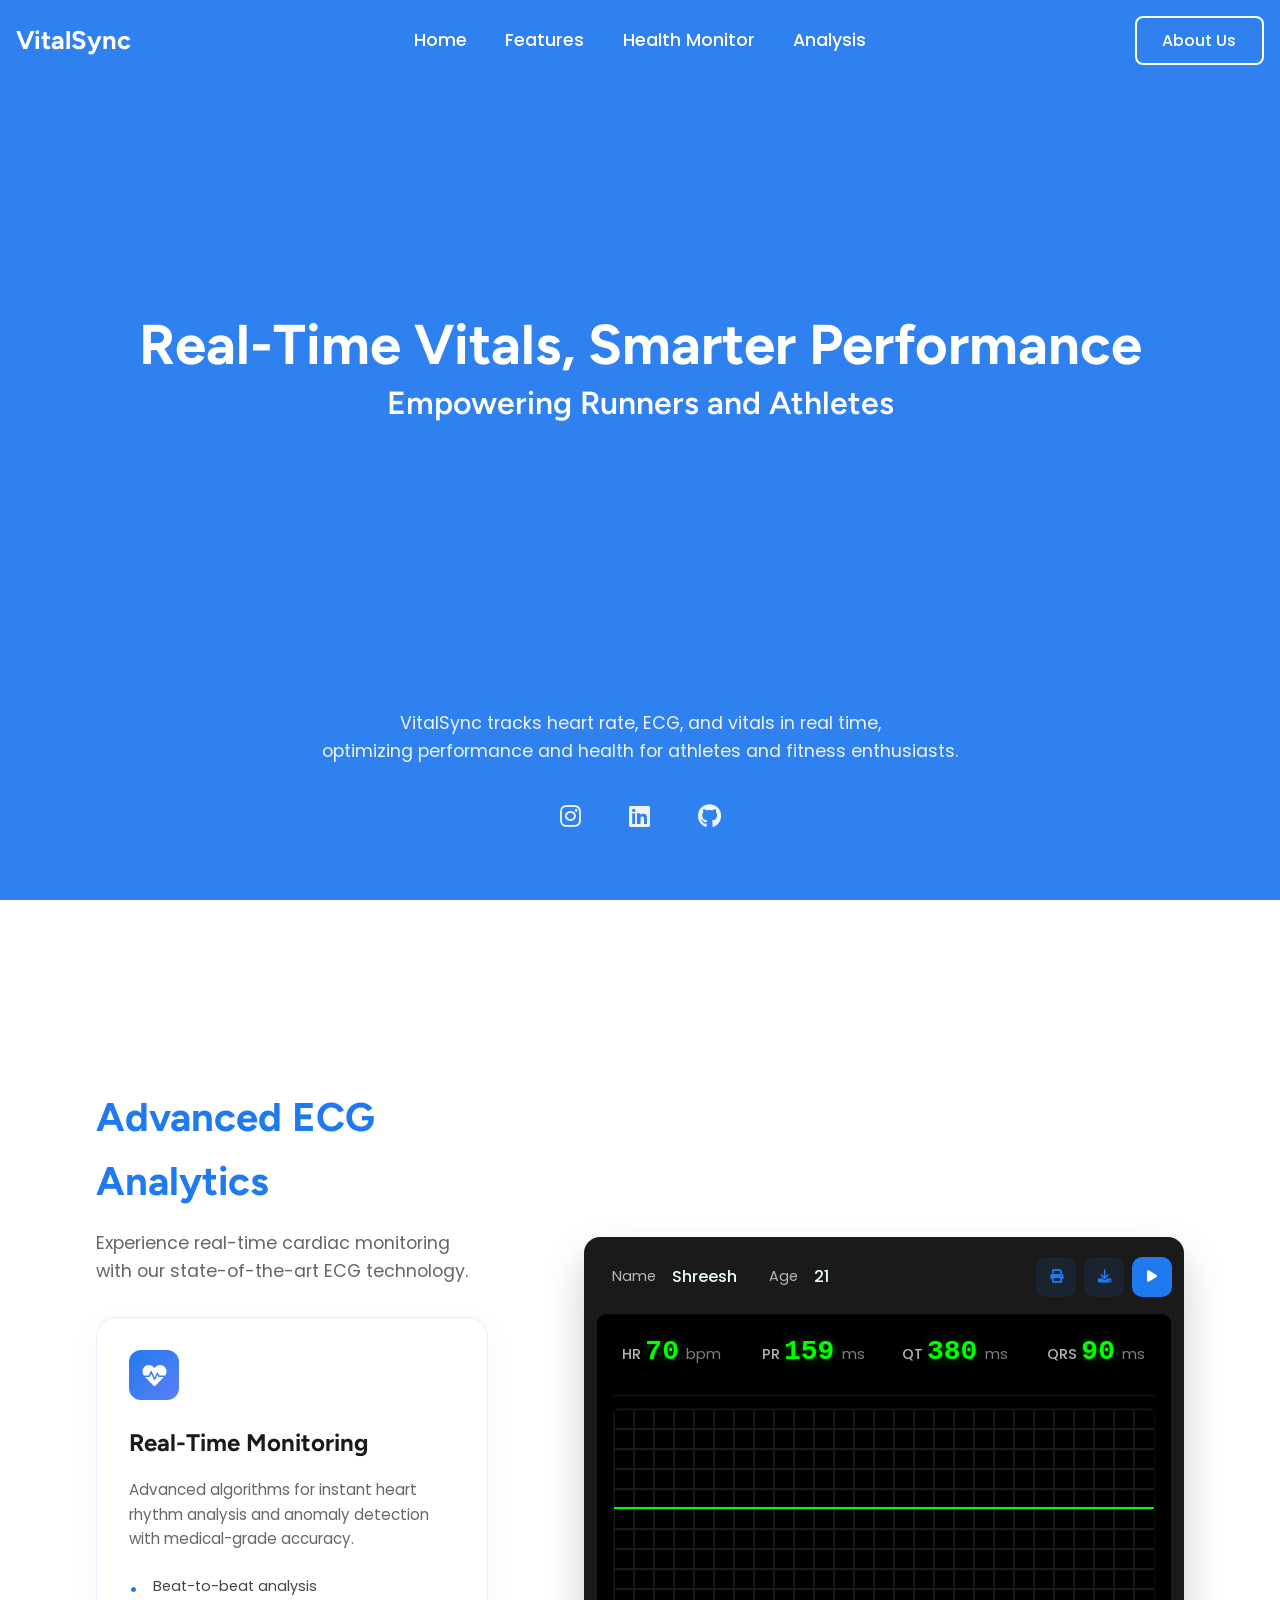
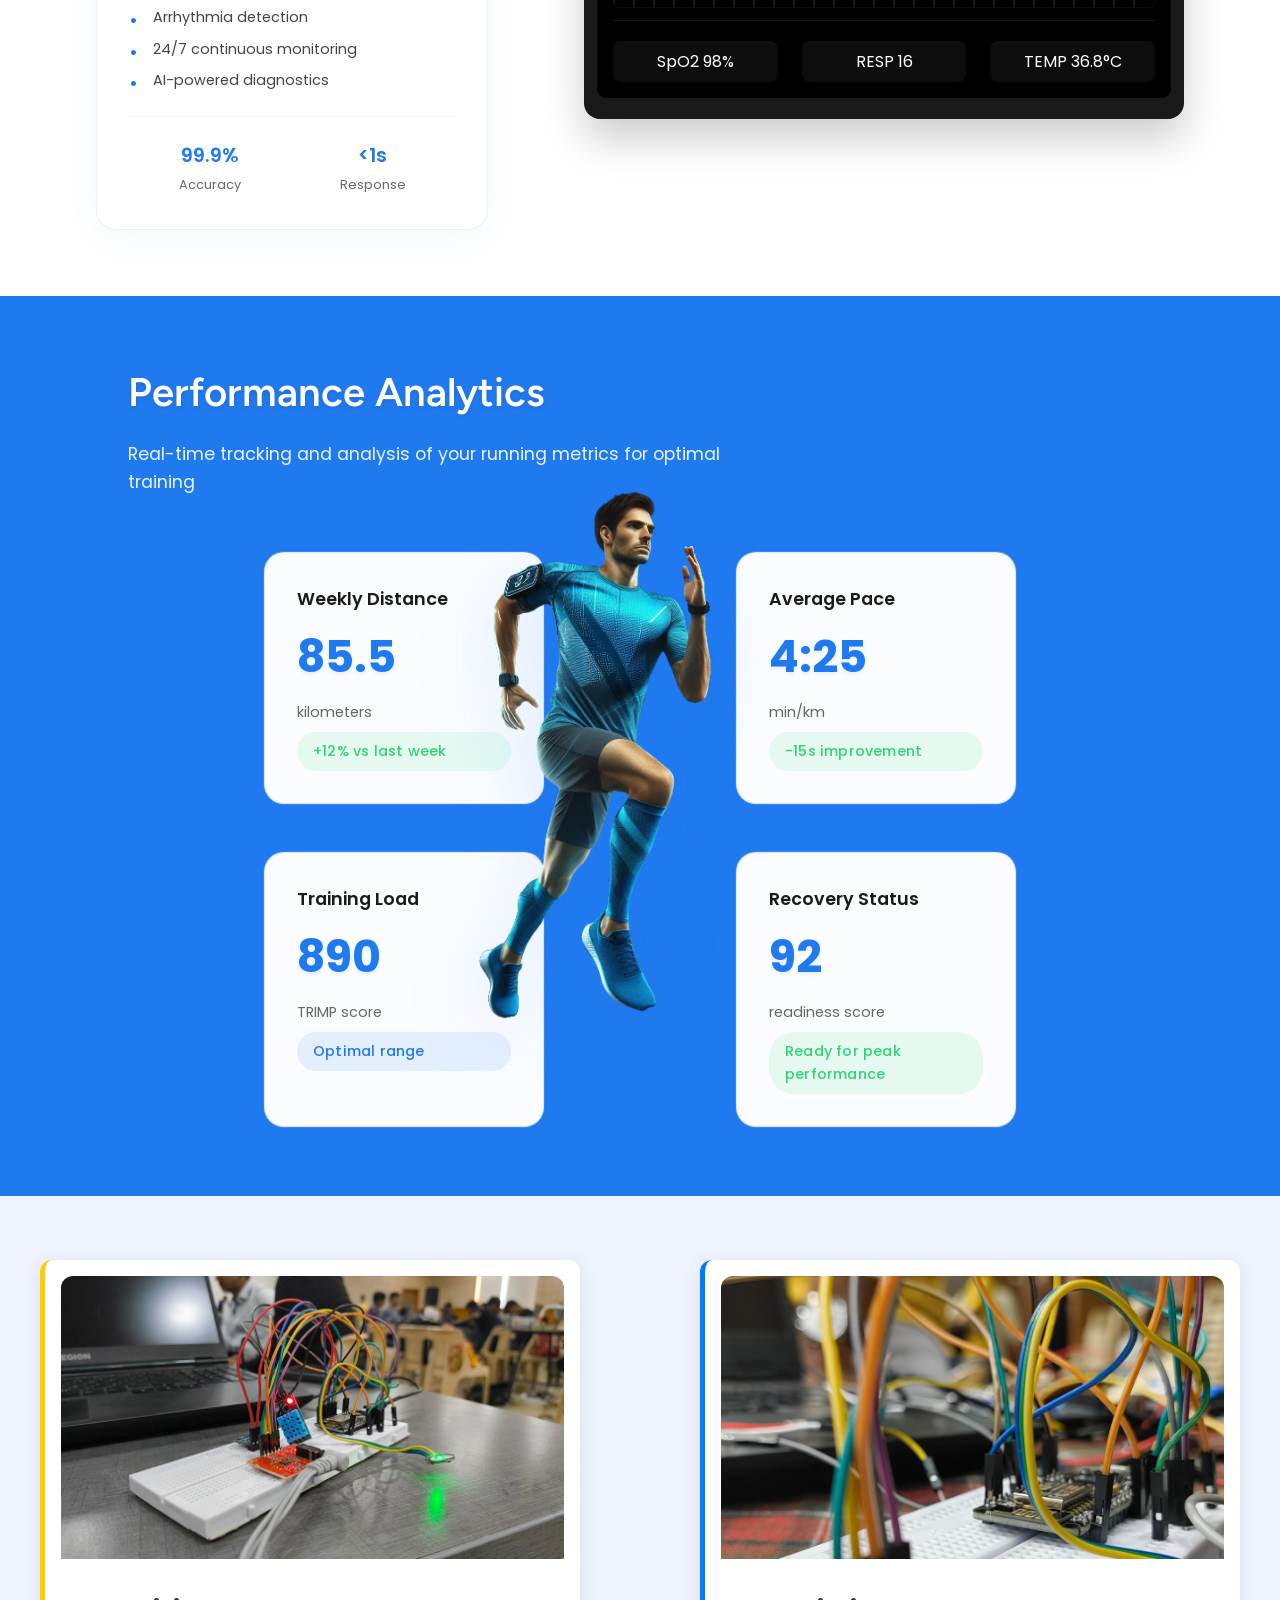
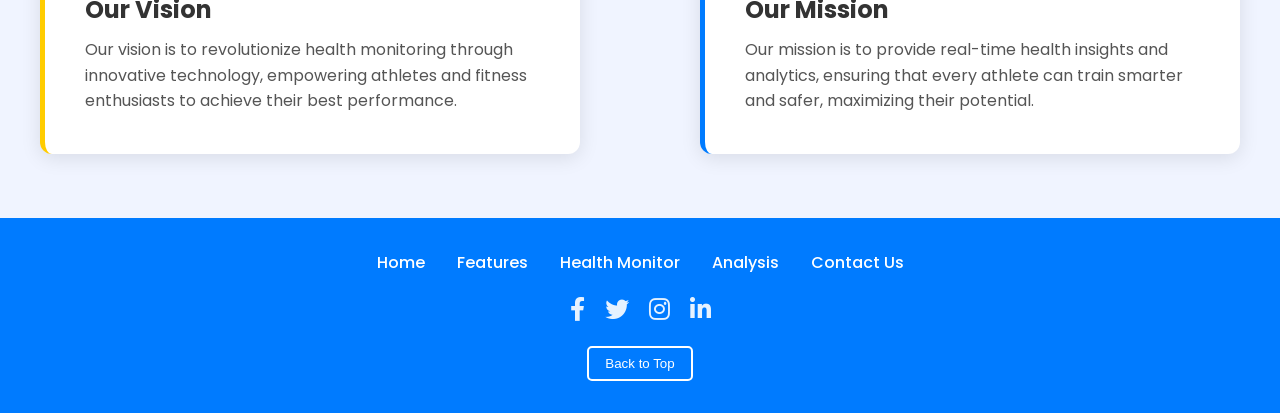
<file: index.html>
<!DOCTYPE html>
<html lang="en">
  <head>
    <meta charset="UTF-8" />
    <meta name="viewport" content="width=device-width, initial-scale=1.0" />
    <title>VitalSync - Health Monitoring</title>
    <link rel="stylesheet" href="styles.css" />
    <link
      rel="stylesheet"
      href="https://cdnjs.cloudflare.com/ajax/libs/font-awesome/6.0.0/css/all.min.css"
    />
  </head>
  <body>
    <div class="background-waves"></div>

    <button class="menu-toggle">
      <i class="fas fa-bars"></i>
    </button>

    <nav class="navbar">
      <div class="logo">VitalSync</div>
      <div class="nav-content">
        <div class="center-nav">
          <a href="#home">Home</a>
          <a href="features.html">Features</a>
          <a href="health-monitor.html" class="active">Health Monitor</a>
          <a href="analysis.html">Analysis</a>
        </div>

        <a href="contact.html" class="about-btn">About Us</a>
      </div>
    </nav>

    <div class="scroll-progress"></div>

    <main class="hero">
      <div class="hero-content">
        <div class="main-text">
          <h1>Real-Time Vitals, Smarter Performance</h1>
          <h2>Empowering Runners and Athletes</h2>
        </div>

        <div class="bottom-content">
          <p>
            VitalSync tracks heart rate, ECG, and vitals in real time,<br />
            optimizing performance and health for athletes and fitness
            enthusiasts.
          </p>
          <div class="social-links">
            <a href="#" class="social-icon"><i class="fab fa-instagram"></i></a>
            <a href="#" class="social-icon"><i class="fab fa-linkedin"></i></a>
            <a href="#" class="social-icon"><i class="fab fa-github"></i></a>
          </div>
        </div>
      </div>
    </main>

    <section class="ecg-section">
      <div class="ecg-content">
        <div class="ecg-info">
          <h2>Advanced ECG Analytics</h2>
          <p class="ecg-intro">
            Experience real-time cardiac monitoring with our state-of-the-art
            ECG technology.
          </p>

          <div class="card">
            <div class="card-icon">
              <i class="fas fa-heartbeat"></i>
            </div>
            <h3>Real-Time Monitoring</h3>
            <p>
              Advanced algorithms for instant heart rhythm analysis and anomaly
              detection with medical-grade accuracy.
            </p>
            <ul class="feature-list">
              <li>Beat-to-beat analysis</li>
              <li>Arrhythmia detection</li>
              <li>24/7 continuous monitoring</li>
              <li>AI-powered diagnostics</li>
            </ul>
            <div class="card-stats">
              <div class="stat">
                <span>99.9%</span>
                <label>Accuracy</label>
              </div>
              <div class="stat">
                <span>&lt;1s</span>
                <label>Response</label>
              </div>
            </div>
          </div>
        </div>

        <div class="ecg-monitor">
          <div class="monitor-header">
            <div class="patient-info">
              <span class="label">Name</span>
              <span class="value">Shreesh</span>
              <span class="label">Age</span>
              <span class="value">21</span>
            </div>
            <div class="monitor-controls">
              <button class="control-btn"><i class="fas fa-print"></i></button>
              <button class="control-btn">
                <i class="fas fa-download"></i>
              </button>
              <button class="control-btn active">
                <i class="fas fa-play"></i>
              </button>
            </div>
          </div>

          <div class="monitor-frame">
            <div class="vital-indicators">
              <div class="indicator">
                <span class="label">HR</span>
                <span class="value">72</span>
                <span class="unit">bpm</span>
              </div>
              <div class="indicator">
                <span class="label">PR</span>
                <span class="value">160</span>
                <span class="unit">ms</span>
              </div>
              <div class="indicator">
                <span class="label">QT</span>
                <span class="value">380</span>
                <span class="unit">ms</span>
              </div>
              <div class="indicator">
                <span class="label">QRS</span>
                <span class="value">90</span>
                <span class="unit">ms</span>
              </div>
            </div>

            <div class="ecg-grid">
              <canvas id="ecgCanvas"></canvas>
            </div>

            <div class="monitor-stats">
              <div class="stat">
                <span class="label">SpO2</span>
                <span class="value">98%</span>
              </div>
              <div class="stat">
                <span class="label">RESP</span>
                <span class="value">16</span>
              </div>
              <div class="stat">
                <span class="label">TEMP</span>
                <span class="value">36.8°C</span>
              </div>
            </div>
          </div>
        </div>
      </div>
    </section>

    <!-- Athlete Performance Section -->
    <section class="athlete-section">
      <div class="athlete-header">
        <h2>Performance Analytics</h2>
        <p>
          Real-time tracking and analysis of your running metrics for optimal
          training
        </p>
      </div>

      

      <div class="athlete-content">
        <div class="parameter-box distance-box">
          <div class="parameter-title">Weekly Distance</div>
          <div class="parameter-value">85.5</div>
          <div class="parameter-unit">kilometers</div>
          <div class="parameter-trend trend-positive">
            <span>+12% vs last week</span>
          </div>
        </div>

        <div class="parameter-box pace-box">
          <div class="parameter-title">Average Pace</div>
          <div class="parameter-value">4:25</div>
          <div class="parameter-unit">min/km</div>
          <div class="parameter-trend trend-positive">
            <span>-15s improvement</span>
          </div>
        </div>

        <div class="parameter-box load-box">
          <div class="parameter-title">Training Load</div>
          <div class="parameter-value">890</div>
          <div class="parameter-unit">TRIMP score</div>
          <div class="parameter-trend trend-neutral">
            <span>Optimal range</span>
          </div>
        </div>

        <div class="parameter-box recovery-box">
          <div class="parameter-title">Recovery Status</div>
          <div class="parameter-value">92</div>
          <div class="parameter-unit">readiness score</div>
          <div class="parameter-trend trend-positive">
            <span>Ready for peak performance</span>
          </div>
        </div>
      </div>

      <div class="athlete-image">
        <img src="asset/athelete.png" alt="Elite Runner in Motion" />
      </div>
    </section>

    <section class="about-project">
        <div class="about-content">
            <div class="about-item vision">
                <div class="about-image">
                    <img src="asset/board.jpg" alt="Vision Image" />
                </div>
                <div class="about-text">
                    <h2>Our Vision</h2>
                    <p>
                        Our vision is to revolutionize health monitoring through innovative technology, empowering athletes and fitness enthusiasts to achieve their best performance.
                    </p>
                </div>
            </div>
            <div class="about-item mission">
                <div class="about-image">
                    <img src="asset/board2.jpg" alt="Mission Image" />
                </div>
                <div class="about-text">
                    <h2>Our Mission</h2>
                    <p>
                        Our mission is to provide real-time health insights and analytics, ensuring that every athlete can train smarter and safer, maximizing their potential.
                    </p>
                </div>
            </div>
        </div>
    </section>

    <footer class="footer">
        <div class="footer-container">
            <div class="footer-links">
                <a href="index.html">Home</a>
                <a href="features.html">Features</a>
                <a href="health-monitor.html">Health Monitor</a>
                <a href="analysis.html">Analysis</a>
                <a href="contact.html">Contact Us</a>
            </div>
            <div class="social-media">
                <a href="#" class="social-icon"><i class="fab fa-facebook-f"></i></a>
                <a href="#" class="social-icon"><i class="fab fa-twitter"></i></a>
                <a href="#" class="social-icon"><i class="fab fa-instagram"></i></a>
                <a href="#" class="social-icon"><i class="fab fa-linkedin-in"></i></a>
            </div>
            <button class="back-to-top" onclick="scrollToTop()">Back to Top</button>
        </div>
    </footer>

    <script src="script.js"></script>
  </body>
</html>
</file>
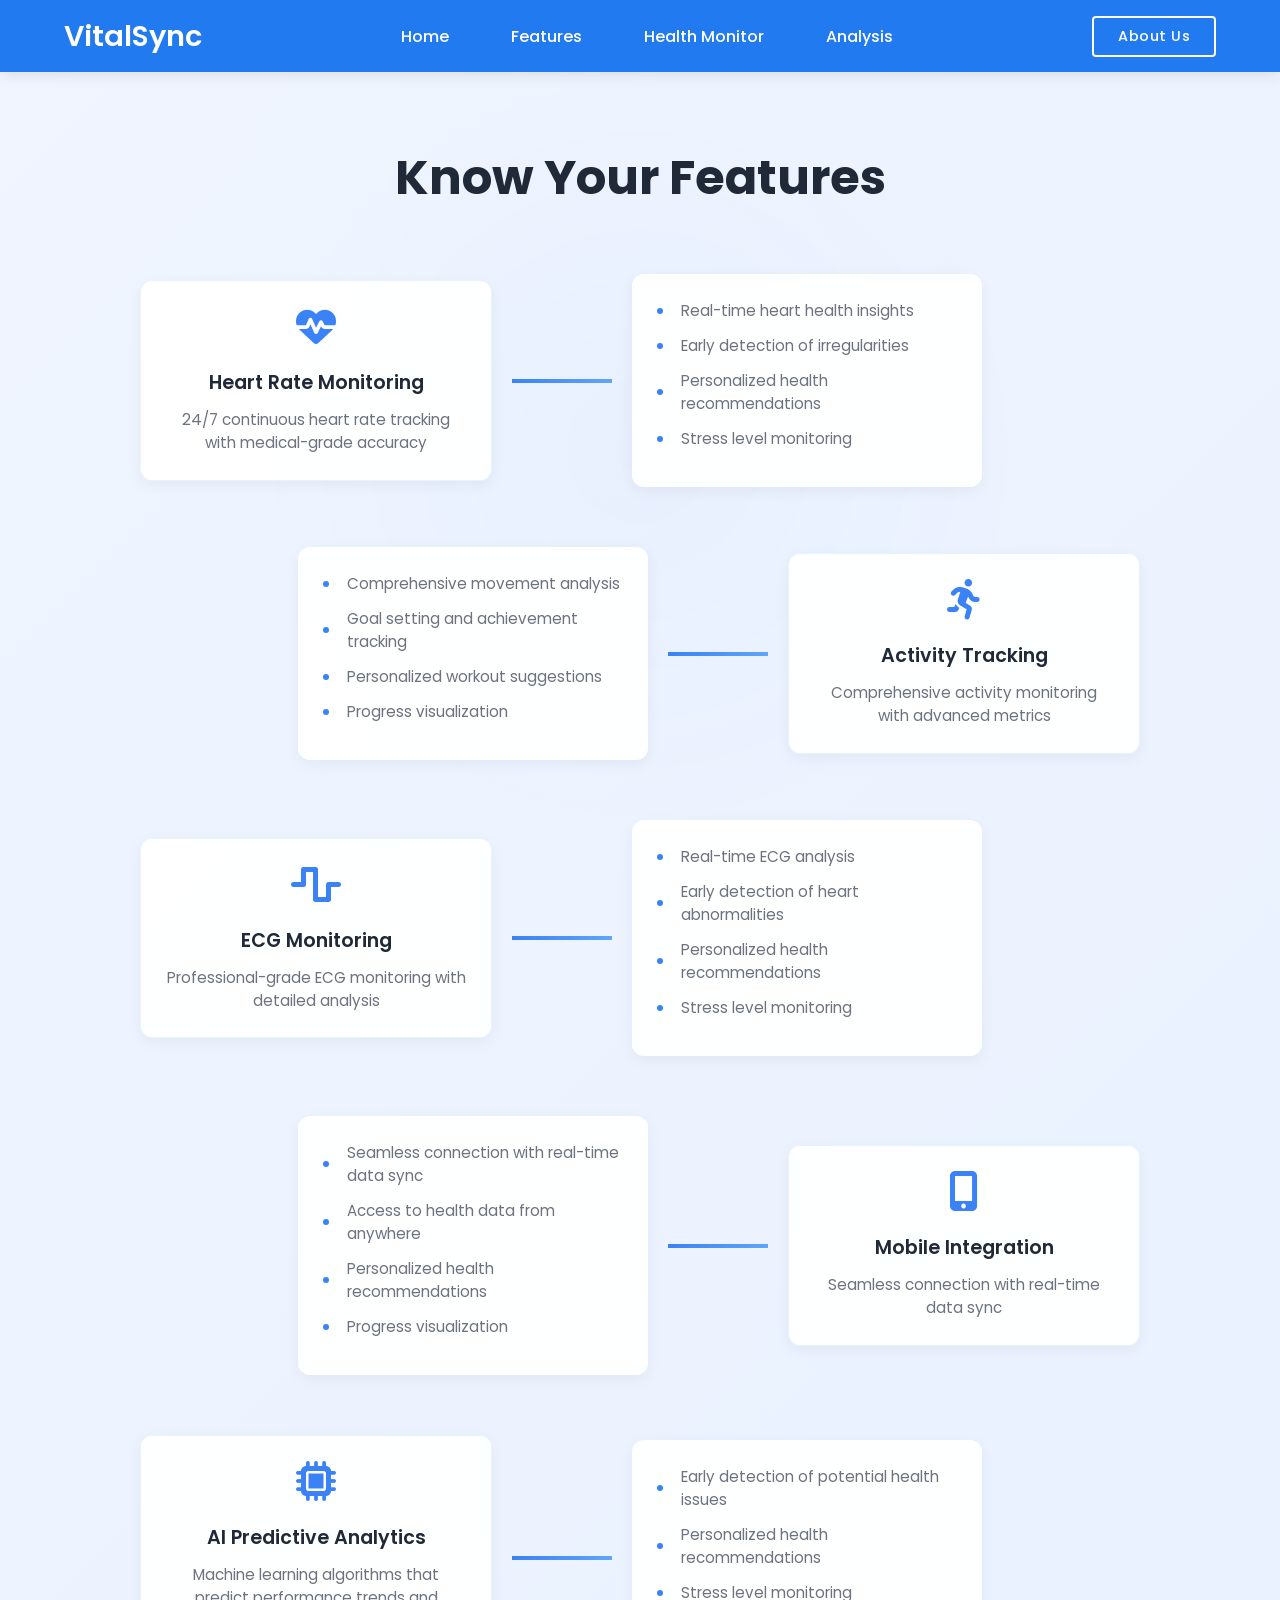
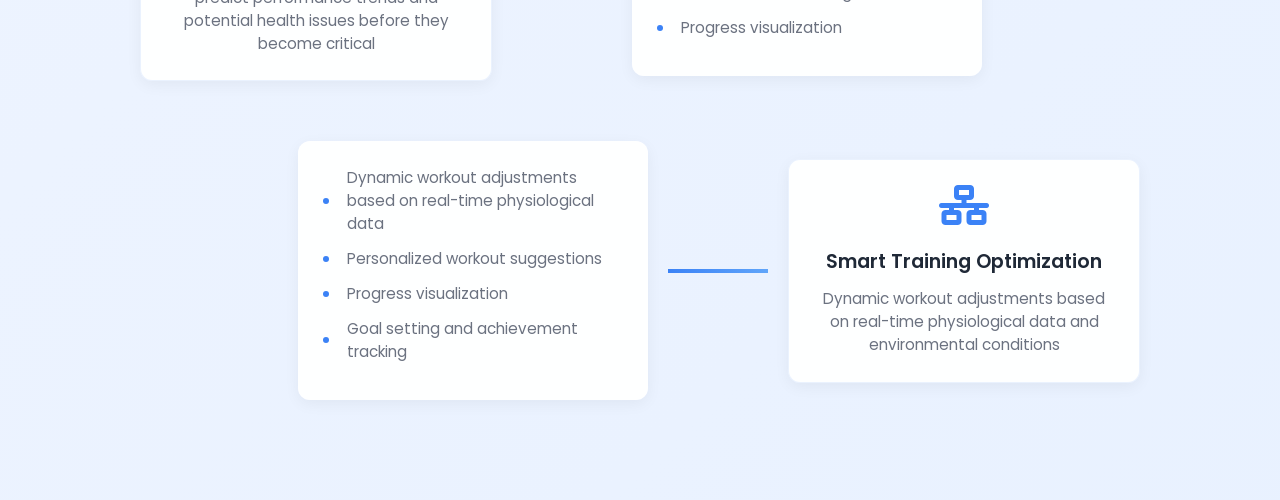
<file: features.html>
<!DOCTYPE html>
<html lang="en">
<head>
    <meta charset="UTF-8">
    <meta name="viewport" content="width=device-width, initial-scale=1.0">
    <title>Features - VitalSync</title>
    <link href="https://fonts.googleapis.com/css2?family=Poppins:wght@400;500;600&display=swap" rel="stylesheet">
    <link rel="stylesheet" href="https://cdnjs.cloudflare.com/ajax/libs/font-awesome/6.5.1/css/all.min.css">
    <link rel="stylesheet" href="features.css">
</head>
<body>
    
    <!-- Navigation -->
    <nav class="navbar">
        <a href="/index.html" class="logo">VitalSync</a>
        <div class="nav-links">
            <a href="index.html">Home</a>
            <a href="features.html">Features</a>
            <a href="health-monitor.html">Health Monitor</a>
            <a href="analysis.html">Analysis</a>
        </div>
        <a href="contact.html" class="about-us-btn">About Us</a>
    </nav>

    <!-- Features Dashboard -->
    <div class="features-flow">
        <h1 class="main-title">Know Your Features</h1>

        <!-- Heart Rate Section -->
        <div class="feature-section right-flow">
            <div class="feature-card">
                <div class="feature-icon">
                    <i class="fas fa-heartbeat"></i>
                </div>
                <h3>Heart Rate Monitoring</h3>
                <p>24/7 continuous heart rate tracking with medical-grade accuracy</p>
            </div>
            <div class="connector">
                <div class="arrow"></div>
            </div>
            <div class="feature-details">
                <ul>
                    <li>Real-time heart health insights</li>
                    <li>Early detection of irregularities</li>
                    <li>Personalized health recommendations</li>
                    <li>Stress level monitoring</li>
                </ul>
            </div>
        </div>

        <!-- Activity Tracking Section -->
        <div class="feature-section left-flow">
            <div class="feature-details">
                <ul>
                    <li>Comprehensive movement analysis</li>
                    <li>Goal setting and achievement tracking</li>
                    <li>Personalized workout suggestions</li>
                    <li>Progress visualization</li>
                </ul>
            </div>
            <div class="connector">
                <div class="arrow"></div>
            </div>
            <div class="feature-card">
                <div class="feature-icon">
                    <i class="fas fa-running"></i>
                </div>
                <h3>Activity Tracking</h3>
                <p>Comprehensive activity monitoring with advanced metrics</p>
            </div>
        </div>

        <!-- ECG Monitoring -->
        <div class="feature-section right-flow">
            <div class="feature-card">
                <div class="feature-icon">
                    <i class="fas fa-wave-square"></i>
                </div>
                <h3>ECG Monitoring</h3>
                <p>Professional-grade ECG monitoring with detailed analysis</p>
            </div>
            <div class="connector">
                <div class="arrow"></div>
            </div>
            <div class="feature-details">
                <ul>
                    <li>Real-time ECG analysis</li>
                    <li>Early detection of heart abnormalities</li>
                    <li>Personalized health recommendations</li>
                    <li>Stress level monitoring</li>
                </ul>
            </div>
        </div>

        <!-- Mobile Integration -->
        <div class="feature-section left-flow">
            <div class="feature-details">
                <ul>
                    <li>Seamless connection with real-time data sync</li>
                    <li>Access to health data from anywhere</li>
                    <li>Personalized health recommendations</li>
                    <li>Progress visualization</li>
                </ul>
            </div>
            <div class="connector">
                <div class="arrow"></div>
            </div>
            <div class="feature-card">
                <div class="feature-icon">
                    <i class="fas fa-mobile-alt"></i>
                </div>
                <h3>Mobile Integration</h3>
                <p>Seamless connection with real-time data sync</p>
            </div>
        </div>

        <!-- AI Predictive -->
        <div class="feature-section right-flow">
            <div class="feature-card">
                <div class="feature-icon">
                    <i class="fas fa-microchip"></i>
                </div>
                <h3>AI Predictive Analytics</h3>
                <p>Machine learning algorithms that predict performance trends and potential health issues before they become critical</p>
            </div>
            <div class="connector">
                <div class="arrow"></div>
            </div>
            <div class="feature-details">
                <ul>
                    <li>Early detection of potential health issues</li>
                    <li>Personalized health recommendations</li>
                    <li>Stress level monitoring</li>
                    <li>Progress visualization</li>
                </ul>
            </div>
        </div>

        <!-- Smart Training -->
        <div class="feature-section left-flow">
            <div class="feature-details">
                <ul>
                    <li>Dynamic workout adjustments based on real-time physiological data</li>
                    <li>Personalized workout suggestions</li>
                    <li>Progress visualization</li>
                    <li>Goal setting and achievement tracking</li>
                </ul>
            </div>
            <div class="connector">
                <div class="arrow"></div>
            </div>
            <div class="feature-card">
                <div class="feature-icon">
                    <i class="fas fa-network-wired"></i>
                </div>
                <h3>Smart Training Optimization</h3>
                <p>Dynamic workout adjustments based on real-time physiological data and environmental conditions</p>
            </div>
        </div>
    </div>

    <script src="features.js"></script>
</body>
</html>
</file>
<file: styles.css>
/* Import fonts */
@import url("https://fonts.googleapis.com/css2?family=Poppins:wght@400;500;600&display=swap");
@import url("https://fonts.googleapis.com/css2?family=Figtree:wght@400;600;700&display=swap");

/* Reset and base styles */
* {
  margin: 0;
  padding: 0;
  box-sizing: border-box;
}

body {
  color: white;
  font-family: "Poppins", sans-serif;
  overflow-x: hidden;
  line-height: 1.6;
}

/* Hide scrollbar for Chrome, Safari and Opera */
::-webkit-scrollbar {
  display: none;
}

/* Hide scrollbar for IE, Edge and Firefox */
html {
  -ms-overflow-style: none; /* IE and Edge */
  scrollbar-width: none; /* Firefox */
  scroll-behavior: smooth;
}

.navbar {
  position: fixed;
  width: 100%;
  padding: 1rem 4rem;
  display: flex;
  justify-content: space-between;
  align-items: center;
  z-index: 1000;
  transition: all 0.5s cubic-bezier(0.4, 0, 0.2, 1);
  background: transparent;
  font-family: "Poppins", sans-serif;
}

.logo {
  font-size: 1.6rem;
  font-weight: 600;
  font-family: "Figtree", sans-serif;
  font-weight: bold;
  color: white;
}

.center-nav {
  position: absolute;
  left: 50%;
  transform: translateX(-50%);
  display: flex;
  gap: 2.4rem;
}

.center-nav a {
  color: white;
  text-decoration: none;
  font-size: 1.1rem;
  transition: opacity 0.3s ease;
  font-family: "Poppins", sans-serif;
  font-weight: 500;
}

.about-btn {
  font-size: medium;
  background: transparent;
  color: white;
  border: 2px solid white;
  padding: 0.6rem 1.6rem;
  border-radius: 8px;
  cursor: pointer;
  transition: all 0.3s ease;
  font-family: "Poppins", sans-serif;
  font-weight: 500;
  text-decoration: none;
  display: inline-block;
}

.about-btn:hover {
  background: rgba(255, 255, 255, 0.1);
  scale: 1.05;
  transition: all 0.3s ease;
}

.background-transition {
  display: none;
}

/* Landing page styles */
.hero {
  position: relative;
  z-index: 1;
  background: transparent;
  min-height: 100vh;
  overflow: hidden;
  padding: 6rem 2rem 2rem;
}

.hero-content {
  position: relative;
  z-index: 2;
  backdrop-filter: blur(0px);
  max-width: 1200px;
  margin: 0 auto;
  min-height: 100vh;
  padding: 6rem 2rem 2rem;
  display: flex;
  flex-direction: column;
}

.main-text {
  flex: 1;
  display: flex;
  flex-direction: column;
  justify-content: center;
  align-items: center;
  text-align: center;
  margin-top: -22rem; /* Move main text up slightly */
}

.main-text h1 {
  font-size: 3.5rem;
  font-weight: 700;

  line-height: 1.2;
  color: white;
  font-family: "Figtree", sans-serif;
}

.main-text h2 {
  font-size: 2rem;
  font-weight: 600;
  color: rgba(255, 255, 255, 0.9);
  font-family: "Figtree", sans-serif;
}

.bottom-content {
  width: 100%;
  text-align: center;
  position: absolute;
  bottom: 6rem; /* Increased bottom spacing */
  left: 0;
  padding: 0 2rem;
}

.bottom-content p {
  font-size: 1.1rem;
  margin-bottom: 2rem;
  color: rgba(255, 255, 255, 0.9);
  line-height: 1.6;
  max-width: 800px;
  margin-left: auto;
  margin-right: auto;
}

.social-links {
  display: flex;
  gap: 2rem;
  justify-content: center;
  margin-bottom: 2rem;
}

.social-icon {
  color: white;
  font-size: 2rem;
  opacity: 0.9;
  transition: none;
}

/* Responsive styles */
@media screen and (max-width: 768px) {
  .navbar {
    padding: 1rem 2rem; /* Increased horizontal padding */
    flex-direction: row; /* Changed to row from column */
    gap: 0;
    height: 70px; /* Fixed height */
    background: #207aef; /* Solid background */
  }

  .center-nav {
    position: static; /* Remove absolute positioning */
    transform: none;
    flex-direction: row; /* Changed to row from column */
    gap: 1.5rem;
  }

  .main-text {
    margin-top: -12rem; /* Adjusted to match desktop positioning */
  }

  .main-text h1 {
    font-size: 2.5rem;
  }

  .main-text h2 {
    font-size: 1.75rem;
  }

  /* Remove animations and transitions */
  .transitions-enabled * {
    transition: none;
  }

  .background-transition,
  .glow-effects {
    display: none;
  }
}

@media screen and (max-height: 700px) {
  .bottom-content {
    bottom: 2rem;
  }

  .main-text {
    margin-top: -2rem;
  }
}

@media screen and (max-width: 480px) {
  .navbar {
    padding: 1rem;
  }

  .main-text {
    margin-top: -22rem; /* Further adjusted for smaller screens */
  }

  .main-text h1 {
    font-size: 2rem;
  }

  .main-text h2 {
    font-size: 1.5rem;
  }

  .bottom-content {
    bottom: 6rem;
    padding: 0 1rem;
  }

  .social-links {
    gap: 1.5rem;
  }
}

/* Smooth scroll behavior */
html {
  scroll-behavior: smooth;
}

/* Remove background transition and animations */
.background-transition {
  display: none;
}

.glow-effects {
  display: none;
}

/* Section transitions */
section {
  padding: 4rem 2rem;
  background: white;
}

section:nth-child(odd) {
  background: #207aef;
}

@media screen and (max-width: 768px) {
  section {
    padding: 3rem 1.5rem;
  }
}

/* ECG Section Styling */
.ecg-section {
  background: white;
  padding: 4rem 2rem 0rem 6rem;
  min-height: 100vh;
  display: flex;
  align-items: center;
  position: relative;
  z-index: 10;
}

.ecg-content {
  max-width: 1400px;
  margin: 0 auto;
  display: grid;
  grid-template-columns: 0.8fr 1.2fr;
  gap: 2rem;
  align-items: start;
  width: 100%;
}

/* Updated Info Section */
.ecg-info h2 {
  color: #207aef;
  font-family: "Figtree", sans-serif;
  font-size: 2.5rem;
  margin-bottom: 1rem;
}

.ecg-intro {
  color: #666;
  font-family: "Poppins", sans-serif;
  font-size: 1.1rem;
  line-height: 1.6;
  margin-bottom: 2rem;
}

/* Single Card Styling */
.card {
  background: rgba(255, 255, 255, 1);
  border-radius: 20px;
  padding: 2rem;
  transition: all 0.3s ease;
  border: 1px solid rgba(32, 122, 239, 0.1);
  box-shadow: 0 10px 30px rgba(32, 122, 239, 0.05);
  margin-bottom: 0;
  height: auto;
}

.card:hover {
  transform: translateY(-5px);
  box-shadow: 0 20px 40px rgba(32, 122, 239, 0.1);
}

.card-icon {
  width: 50px;
  height: 50px;
  background: linear-gradient(135deg, #207aef, #5c7ff7);
  border-radius: 12px;
  display: flex;
  align-items: center;
  justify-content: center;
  margin-bottom: 1.5rem;
}

.card-icon i {
  color: white;
  font-size: 1.5rem;
}

.card h3 {
  color: #1a1a1a;
  font-family: "Figtree", sans-serif;
  font-size: 1.5rem;
  margin-bottom: 1rem;
}

.card p {
  color: #666;
  font-family: "Poppins", sans-serif;
  font-size: 0.95rem;
  line-height: 1.6;
  margin-bottom: 1.5rem;
}

.feature-list {
  list-style: none;
  margin-bottom: 1.5rem;
}

.feature-list li {
  color: #444;
  font-family: "Poppins", sans-serif;
  font-size: 0.9rem;
  margin-bottom: 0.5rem;
  padding-left: 1.5rem;
  position: relative;
}

.feature-list li::before {
  content: "•";
  color: #207aef;
  position: absolute;
  left: 0;
  font-size: 1.2rem;
}

.card-stats {
  display: flex;
  justify-content: space-around;
  padding-top: 1.5rem;
  border-top: 1px solid rgba(32, 122, 239, 0.1);
}

.card-stats .stat {
  text-align: center;
}

.card-stats .stat span {
  color: #207aef;
  font-size: 1.2rem;
  font-weight: 600;
  display: block;
}

.card-stats .stat label {
  color: #666;
  font-size: 0.8rem;
  margin-top: 0.2rem;
}

/* ECG Monitor Container */
.ecg-monitor {
  background: #1a1a1a;
  border-radius: 16px;
  padding: 1.25rem;
  box-shadow: 0 20px 40px rgba(0, 0, 0, 0.2);
  width: 100%;
  max-width: 600px;
  margin: 9.5rem auto;
}

/* Monitor Frame */
.monitor-frame {
  background: #000000;
  border-radius: 10px;
  padding: 1rem;
  border: 1px solid rgba(255, 255, 255, 0.1);
}

/* ECG Grid Container */
.ecg-grid {
  background: rgba(0, 0, 0, 0.8);
  border-radius: 6px;
  height: 200px;
  position: relative;
  overflow: hidden;
  margin: 0.75rem 0;
  border: 1px solid rgba(255, 255, 255, 0.05);
}

/* Canvas Styling */
#ecgCanvas {
  position: absolute;
  top: 0;
  left: 0;
  width: 100%;
  height: 100%;
  display: block;
}

/* Vital Indicators */
.vital-indicators {
  display: flex;
  justify-content: space-between;
  padding-bottom: 1.25rem;
  border-bottom: 1px solid rgba(255, 255, 255, 0.1);
  gap: 1.5rem;
}

.indicator {
  text-align: center;
  flex: 1;
}

.indicator .label {
  color: rgba(255, 255, 255, 0.7);
  font-size: 0.9rem;
  font-weight: 500;
  margin-bottom: 0.3rem;
}

.indicator .value {
  color: #00ff00;
  font-size: 1.75rem;
  font-weight: 600;
  font-family: "SF Mono", monospace;
  text-shadow: 0 0 10px rgba(0, 255, 0, 0.3);
}

.indicator .unit {
  color: rgba(255, 255, 255, 0.5);
  font-size: 0.9rem;
  margin-left: 0.2rem;
}

/* Monitor Stats */
.monitor-stats {
  display: flex;
  justify-content: space-around;
  padding-top: 1.25rem;
  border-top: 1px solid rgba(255, 255, 255, 0.1);
  gap: 1.5rem;
}

.monitor-stats .stat {
  text-align: center;
  flex: 1;
  padding: 0.5rem;
  background: rgba(255, 255, 255, 0.05);
  border-radius: 8px;
}

/* ECG Monitor Styling */
.monitor-header {
  display: flex;
  justify-content: space-between;
  align-items: center;
  margin-bottom: 1rem;
}

.patient-info {
  display: flex;
  gap: 1rem;
  align-items: center;
}

.patient-info .label {
  margin-left: 1rem;
  color: #b8b8b8;
  font-size: 0.9rem;
}

.patient-info .value {
  color: #edfcff;
  font-weight: 500;
}

.monitor-controls {
  display: flex;
  gap: 0.5rem;
}

.control-btn {
  width: 40px;
  height: 40px;
  border-radius: 10px;
  border: none;
  background: rgba(32, 122, 239, 0.1);
  color: #207aef;
  cursor: pointer;
  transition: all 0.3s ease;
}

.control-btn:hover {
  background: rgba(32, 122, 239, 0.2);
}

.control-btn.active {
  background: #207aef;
  color: white;
}

.scrolled .navbar {
  height: 70px;
  background: linear-gradient(135deg, #207aef 0%, #207aef 100%);
  box-shadow: 0 4px 20px rgba(32, 122, 239, 0.2);
}

.scrolled .navbar a,
.scrolled .logo {
  color: white;
}

.scrolled .about-btn {
  border-color: white;
  color: white;
}

@media (max-width: 768px) {
  .navbar {
    padding: 1rem;
    flex-direction: column;
    gap: 1rem;
  }

  .center-nav {
    flex-direction: column;
  }

  .main-text h1 {
    font-size: 2rem;
  }

  .main-text h2 {
    font-size: 1.5rem;
  }
}

/* Add to your existing styles */
.transitions-enabled * {
  transition: transform 0.6s cubic-bezier(0.4, 0, 0.2, 1),
    opacity 0.6s cubic-bezier(0.4, 0, 0.2, 1);
}

.main-text h1,
.main-text h2 {
  background: none;
  -webkit-text-fill-color: white;
  background-clip: initial;
  -webkit-background-clip: initial;
}

.scrolled .main-text,
.scrolled .main-text h1,
.scrolled .main-text h2,
.scrolled .bottom-content,
.scrolled .social-icon {
  color: white;
}

/* Remove color transitions when scrolled */
.scrolled .navbar a,
.scrolled .logo,
.scrolled .about-btn,
.scrolled .main-text,
.scrolled .main-text h1,
.scrolled .main-text h2,
.scrolled .bottom-content,
.scrolled .bottom-content p,
.scrolled .social-icon {
  color: white;
}

/* Remove color transitions when scrolled */
.scrolled .social-icon {
  color: white !important;
  transition: none;
  opacity: 0.9;
}

/* Responsive adjustments */

/* Responsive Design */
@media (max-width: 1400px) {
  .ecg-content {
    grid-template-columns: 0.7fr 1.3fr;
    gap: 2rem;
  }
}

@media (max-width: 1200px) {
  .ecg-content {
    grid-template-columns: 1fr;
    gap: 2.5rem;
  }

  .ecg-monitor {
    max-width: 700px;
  }

  .ecg-grid {
    height: 320px;
  }
}

@media (max-width: 768px) {
  .ecg-section {
    padding: 4rem 1rem;
  }

  .ecg-monitor {
    padding: 1rem;
  }

  .monitor-frame {
    padding: 1rem;
  }

  .ecg-grid {
    height: 280px;
  }
}

/* Additional Info Section */
.additional-info {
  padding: 2rem 0;
}

.additional-info h4 {
  color: #1a1a1a;
  font-family: "Figtree", sans-serif;
  font-size: 1.5rem;
  margin-bottom: 1rem;
}

.additional-info p {
  color: #666;
  font-family: "Poppins", sans-serif;
  line-height: 1.6;
  margin-bottom: 2rem;
}

.info-stats {
  display: grid;
  grid-template-columns: repeat(3, 1fr);
  gap: 1.5rem;
}

.info-stat {
  text-align: center;
}

.info-stat span {
  color: #207aef;
  font-size: 1.8rem;
  font-weight: 600;
  display: block;
  margin-bottom: 0.5rem;
}

.info-stat p {
  color: #666;
  font-size: 0.9rem;
  margin: 0;
}

/* Responsive styles for ECG monitor and components */
@media screen and (max-width: 768px) {
  .ecg-content {
    grid-template-columns: 1fr;
    padding: 1rem;
    gap: 1.5rem;
  }

  .health-metrics {
    grid-template-columns: repeat(2, 1fr);
    gap: 0.75rem;
    margin: 1rem auto;
  }

  .metric-card {
    padding: 0.75rem;
    gap: 0.5rem;
  }

  .metric-icon {
    width: 32px;
    height: 32px;
  }

  .metric-value {
    font-size: 0.8rem;
  }

  .metric-label {
    font-size: 0.7rem;
  }

  .ecg-monitor {
    margin: 0.5rem auto;
    padding: 0.75rem;
    width: 100%;
    max-width: 100%;
  }

  .monitor-header {
    flex-direction: column;
    gap: 0.75rem;
  }

  .patient-info {
    font-size: 0.8rem;
    gap: 0.5rem;
  }

  .monitor-controls {
    justify-content: center;
    gap: 0.75rem;
  }

  .control-btn {
    width: 32px;
    height: 32px;
    font-size: 0.9rem;
  }

  .monitor-frame {
    padding: 0.75rem;
  }

  .vital-indicators {
    display: grid;
    grid-template-columns: repeat(2, 1fr);
    gap: 0.5rem;
    padding: 0.5rem 0;
  }

  .indicator {
    font-size: 0.8rem;
  }

  .indicator .value {
    font-size: 1rem;
  }

  .ecg-grid {
    height: 180px; /* Adjusted height for mobile */
    margin: 0.5rem 0;
  }

  .monitor-stats {
    display: grid;
    grid-template-columns: repeat(3, 1fr);
    gap: 0.5rem;
    padding: 0.5rem 0;
    font-size: 0.8rem;
  }

  .stat {
    text-align: center;
  }
}

/* Extra small devices */
@media screen and (max-width: 480px) {
  .health-metrics {
    grid-template-columns: 1fr;
    max-width: 100%;
  }

  .monitor-header {
    align-items: center;
  }

  .patient-info {
    text-align: center;
    flex-wrap: wrap;
    justify-content: center;
  }

  .vital-indicators {
    grid-template-columns: repeat(2, 1fr);
  }

  .monitor-stats {
    grid-template-columns: repeat(3, 1fr);
    font-size: 0.75rem;
  }

  .ecg-grid {
    height: 160px; /* Further reduced height for very small screens */
  }
}

/* Landscape orientation */
@media screen and (max-width: 896px) and (orientation: landscape) {
  .ecg-content {
    padding: 0.5rem;
  }

  .ecg-monitor {
    max-height: 80vh;
  }

  .ecg-grid {
    height: 140px;
  }

  .health-metrics {
    grid-template-columns: repeat(4, 1fr);
    margin: 0.5rem auto;
  }
}

/* High-DPI screens */
@media screen and (-webkit-min-device-pixel-ratio: 2),
  screen and (min-resolution: 192dpi) {
  .ecg-grid canvas {
    image-rendering: crisp-edges;
    image-rendering: pixelated;
  }
}

/* Safe area insets for notched phones */
@supports (padding: max(0px)) {
  .ecg-monitor {
    padding-left: max(0.75rem, env(safe-area-inset-left));
    padding-right: max(0.75rem, env(safe-area-inset-right));
  }
}

/* Add these styles for responsive navigation */
.menu-toggle {
  display: none;
  background: transparent;
  border: none;
  color: white;
  font-size: 1.5rem;
  cursor: pointer;
  z-index: 1002;
  position: fixed;
  right: 1rem;
  top: 1rem;
}

.nav-content {
  display: flex;
  align-items: center;
  gap: 2rem;
}

@media screen and (max-width: 768px) {
  .menu-toggle {
    display: block;
  }

  .nav-content {
    position: fixed;
    top: 0;
    right: -100%;
    height: 100vh;
    width: 80%;
    max-width: 300px;
    background: linear-gradient(135deg, #207aef 0%, #1a6cd6 100%);
    display: flex;
    flex-direction: column;
    justify-content: flex-start;
    padding: 1rem 2rem 2rem;
    transition: right 0.3s ease;
    z-index: 1001;
    box-shadow: -5px 0 15px rgba(0, 0, 0, 0.2);
  }

  .nav-content.active {
    right: 0;
  }

  .center-nav {
    position: relative;
    flex-direction: column;
    width: 100%;
    gap: 2rem;
    margin: 2rem 0;
  }

  .center-nav a {
    width: 100%;
    text-align: left;
    font-size: 1.1rem;
    padding: 0.5rem 0;
    border-bottom: 1px solid rgba(255, 255, 255, 0.1);
    transition: all 0.3s ease;
  }

  .center-nav a:hover {
    padding-left: 0.5rem;
    opacity: 0.8;
  }

  .about-btn {
    width: 100%;
    margin-top: auto;
    padding: 1rem;
    background: white;
    color: #207aef;
    border: none;
    font-weight: 600;
    transition: all 0.3s ease;
  }

  .about-btn:hover {
    background: rgba(255, 255, 255, 0.9);
    transform: translateY(-2px);
  }

  .about-btn:active {
    transform: translateY(0);
  }

  /* Menu toggle button styling */
  .menu-toggle {
    position: fixed;
    right: 1.5rem;
    top: 1.5rem;
    width: 40px;
    height: 40px;
    background: rgba(255, 255, 255, 0.1);
    border-radius: 8px;
    border: 1px solid rgba(255, 255, 255, 0.2);
    color: white;
    display: flex;
    align-items: center;
    justify-content: center;
    cursor: pointer;
    transition: all 0.3s ease;
  }

  .menu-toggle:hover {
    background: rgba(255, 255, 255, 0.2);
  }

  .menu-toggle i {
    font-size: 1.2rem;
  }

  /* Logo positioning */
  .logo {
    position: fixed;
    left: 1.5rem;
    top: 1.5rem;
    font-size: 1.3rem;
  }

  /* Add overlay when menu is open */
  .menu-overlay {
    display: none;
    position: fixed;
    top: 0;
    left: 0;
    width: 100%;
    height: 100%;
    background: rgba(0, 0, 0, 0.5);
    z-index: 1000;
  }

  .menu-overlay.active {
    display: block;
  }
}

/* Additional responsive adjustments */
@media screen and (max-width: 480px) {
  .nav-content {
    width: 85%;
    padding: 4rem 1.5rem 1.5rem;
  }

  .center-nav {
    gap: 1.5rem;
  }

  .center-nav a {
    font-size: 1rem;
  }

  .about-btn {
    padding: 0.875rem;
    font-size: 0.95rem;
  }
}

/* Background Waves Animation - Smoother & Slower */
.background-waves {
  position: absolute;
  top: 0;
  left: 0;
  width: 100%;
  height: 100%;
  overflow: hidden;
  z-index: 0;
  background:#3081f0; 
  z-index: -1;
}


/* Athlete Section Layout */
.athlete-section {
  position: relative;
  min-height: 100vh;
  background: linear-gradient(135deg, #f8faff 0%, #ffffff 100%);
  padding: 4rem 2rem;
  overflow: hidden;
  will-change: transform; /* Performance optimization */
}

/* Section Header */
.section-header {
  display: flex;
  align-items: center;
  gap: 0.5rem;
  position: absolute;
  top: 2rem;
  right: 2rem;
  background: white;
  padding: 0.8rem 1.5rem;
  border-radius: 50px;
  box-shadow: 0 4px 15px rgba(32, 122, 239, 0.1);
}

.runner-emoji {
  font-size: 1.4rem;
}

.header-text {
  font-size: 1.2rem;
  font-weight: 600;
  color: #1a1a1a;
}

/* New Header Style */
.athlete-header {
  position: absolute;
  top: 4rem;
  left: 4rem;
  z-index: 3;
}

.athlete-header h2 {
  font-family: "Figtree", sans-serif;
  font-size: 2.8rem;
  font-weight: 700;
  color: #1a1a1a;
  margin-bottom: 0.5rem;
}

.athlete-header p {
  font-size: 1.2rem;
  color: #666;
  max-width: 400px;
}

/* Enlarged Athlete Image */
.athlete-image {
  position: absolute;
  left: 50%;
  top: 50%;
  transform: translate(-50%, -50%);
  width: 800px; /* Increased size */
  height: 800px;
  z-index: 2;
  animation: floatingAthlete 6s ease-in-out infinite;
  filter: drop-shadow(0 20px 40px rgba(32, 122, 239, 0.15));
  will-change: transform; /* Performance optimization */
}

.athlete-image img {
  width: 100%;
  height: 100%;
  object-fit: contain;
}

/* Updated Parameter Boxes Layout with Scatter Effect */
.athlete-content {
  position: relative;
  z-index: 1;
  display: grid;
  grid-template-columns: repeat(4, 280px);
  gap: 8rem;
  justify-content: center;
  padding-top: 12rem;
}

/* Enhanced Parameter Box Styling */
.parameter-box {
  background: rgba(
    255,
    255,
    255,
    0.98
  ); /* Increased opacity for better visibility */
  backdrop-filter: blur(8px);
  border: 1px solid rgba(32, 122, 239, 0.15);
  padding: 2rem;
  border-radius: 20px;
  box-shadow: 0 10px 30px rgba(32, 122, 239, 0.08),
    0 0 0 1px rgba(255, 255, 255, 0.1);
  transition: all 0.3s cubic-bezier(0.4, 0, 0.2, 1);
  transform-style: preserve-3d; /* Better 3D performance */
  backface-visibility: hidden;
  animation: floatingBox 4s ease-in-out infinite;
  animation-delay: var(--delay, 0s);
}

.parameter-box:hover {
  transform: translateY(-5px) scale(1.02);
  box-shadow: 0 20px 40px rgba(32, 122, 239, 0.12),
    0 0 0 1px rgba(32, 122, 239, 0.2);
}

/* Updated text colors for better visibility */
.parameter-title {
  color: #1a1a1a;
  font-size: 1.1rem;
  font-weight: 600;
  margin-bottom: 0.5rem;
}

.parameter-value {
  color: #207aef;
  font-size: 2.8rem; /* Slightly larger */
  font-weight: 700;
  margin: 0.5rem 0;
  text-shadow: 0 2px 4px rgba(32, 122, 239, 0.1); /* Subtle text shadow */
}

.parameter-unit {
  color: #666;
  font-size: 0.9rem;
  margin-bottom: 0.5rem;
}

.parameter-trend {
  font-size: 0.9rem;
  padding: 0.4rem 0.8rem;
  border-radius: 20px;
  margin-top: 0.5rem;
  transition: transform 0.2s ease;
}

/* Updated trend colors */
.trend-positive {
  background: rgba(46, 213, 115, 0.1);
  color: #2ed573;
}

.trend-neutral {
  background: rgba(32, 122, 239, 0.1);
  color: #207aef;
}

.trend-negative {
  background: rgba(255, 71, 87, 0.1);
  color: #ff4757;
}

/* Enhanced trend indicators */
.trend-positive,
.trend-neutral,
.trend-negative {
  font-weight: 500;
  letter-spacing: 0.2px;
  padding: 0.5rem 1rem;
  border-radius: 25px;
}

/* Update responsive styles to maintain floating effect */
@media screen and (max-width: 1600px) {
  .athlete-content {
    grid-template-columns: repeat(2, 280px);
    gap: 3rem 12rem;
  }

  .parameter-box {
    --translate-x: 0;
    --translate-y: 0;
  }

  .distance-box {
    --translate-x: -40px;
    --translate-y: 20px;
  }
  .pace-box {
    --translate-x: 40px;
    --translate-y: -20px;
  }
  .load-box {
    --translate-x: -30px;
    --translate-y: 30px;
  }
  .recovery-box {
    --translate-x: 30px;
    --translate-y: -15px;
  }
}

@media screen and (max-width: 768px) {
  .athlete-content {
    grid-template-columns: 300px;
    gap: 1.5rem;
  }

  .parameter-box {
    --translate-x: 0;
    --translate-y: 0;
  }
}

/* Floating Animation for Athlete Image */
@keyframes floatingAthlete {
  0% {
    transform: translate(-50%, -50%);
  }
  50% {
    transform: translate(-50%, -53%);
  }
  100% {
    transform: translate(-50%, -50%);
  }
}

/* Optimized floating animation */
@keyframes floatingBox {
  0%,
  100% {
    transform: translate(var(--translate-x), var(--translate-y));
  }
  50% {
    transform: translate(var(--translate-x), calc(var(--translate-y) - 10px));
  }
}

/* Smoother animations */
.athlete-image,
.parameter-box {
  animation-timing-function: cubic-bezier(0.4, 0, 0.2, 1);
}



/* Add subtle hover state to trend indicators */
.parameter-trend:hover {
  transform: translateY(-2px);
}

/* Optimize responsive behavior */
@media (prefers-reduced-motion: reduce) {
  .athlete-image,
  .parameter-box {
    animation: none;
    transition: none;
  }
}

/* Generate multiple speed lines with different positions and delays */
.speed-line:nth-child(1) {
  left: 10%;
  animation-delay: -0.5s;
}
.speed-line:nth-child(2) {
  left: 20%;
  animation-delay: -1s;
}
.speed-line:nth-child(3) {
  left: 30%;
  animation-delay: -1.5s;
}
.speed-line:nth-child(4) {
  left: 40%;
  animation-delay: -2s;
}
.speed-line:nth-child(5) {
  left: 50%;
  animation-delay: -2.5s;
}
.speed-line:nth-child(6) {
  left: 60%;
  animation-delay: -3s;
}
.speed-line:nth-child(7) {
  left: 70%;
  animation-delay: -3.5s;
}
.speed-line:nth-child(8) {
  left: 80%;
  animation-delay: -4s;
}
.speed-line:nth-child(9) {
  left: 90%;
  animation-delay: -4.5s;
}

/* Speed Line Animation */
@keyframes speedLineAnim {
  0% {
    transform: skewX(-45deg) translateX(0);
    opacity: 0;
  }
  10% {
    opacity: 1;
  }
  90% {
    opacity: 1;
  }
  100% {
    transform: skewX(-45deg) translateX(150%);
    opacity: 0;
  }
}

/* Mobile-first responsive updates */

/* Base responsive styles */
@media screen and (max-width: 768px) {
  /* Navbar adjustments */
  .navbar {
    padding: 0.8rem 1rem;
  }

  .nav-content {
    width: 100%;
    padding: 2rem 1.5rem;
  }

  /* Hero section adjustments */
  .hero {
    padding: 4rem 1rem 2rem;
    min-height: auto;
  }

  .hero-content {
    padding: 2rem 1rem;
    margin-top: 2rem;
  }

  .main-text {
    margin-top: -8rem;
    padding: 0 1rem;
  }

  .main-text h1 {
    font-size: 2.2rem;
    line-height: 1.3;
  }

  .main-text h2 {
    font-size: 1.5rem;
    margin-top: 1rem;
  }

  .bottom-content {
    position: relative;
    bottom: 0;
    padding: 2rem 1rem;
  }

  .bottom-content p {
    font-size: 1rem;
    line-height: 1.5;
    margin-bottom: 1.5rem;
  }

  /* ECG Section adjustments */
  .ecg-section {
    padding: 3rem 1rem;
  }

  .ecg-content {
    grid-template-columns: 1fr;
    gap: 2rem;
  }

  .ecg-info h2 {
    font-size: 2rem;
    text-align: center;
  }

  .ecg-intro {
    text-align: center;
    font-size: 1rem;
  }

  .card {
    padding: 1.5rem;
  }

  .feature-list {
    margin-left: 1rem;
  }

  .card-stats {
    flex-direction: row;
    flex-wrap: wrap;
    justify-content: space-around;
  }

  /* Monitor adjustments */
  .ecg-monitor {
    padding: 1rem;
  }

  .monitor-header {
    flex-direction: column;
    gap: 1rem;
  }

  .patient-info {
    justify-content: center;
    flex-wrap: wrap;
  }

  .monitor-controls {
    justify-content: center;
  }

  .vital-indicators {
    grid-template-columns: repeat(2, 1fr);
    gap: 1rem;
  }

  /* Athlete section adjustments */
  .athlete-section {
    padding: 3rem 1rem;
  }

  .athlete-header {
    text-align: center;
    margin-bottom: 2rem;
  }

  .athlete-header h2 {
    font-size: 2rem;
  }

  .athlete-content {
    grid-template-columns: 1fr;
    gap: 1.5rem;
  }

  .parameter-box {
    padding: 1.5rem;
  }

  .athlete-image {
    display: none; /* Hide on mobile or adjust size */
  }

  .speed-lines {
    display: none; /* Hide on mobile for better performance */
  }
}

/* Extra small devices */
@media screen and (max-width: 480px) {
  .main-text h1 {
    font-size: 1.8rem;
  }

  .main-text h2 {
    font-size: 1.3rem;
  }

  .card-stats {
    flex-direction: column;
    align-items: center;
    gap: 1rem;
  }

  .stat {
    width: 100%;
    text-align: center;
  }

  .vital-indicators {
    grid-template-columns: 1fr;
  }

  .monitor-stats {
    flex-direction: column;
    gap: 1rem;
  }

  .parameter-box {
    padding: 1.2rem;
  }

  .parameter-value {
    font-size: 1.8rem;
  }
}

/* Landscape mode adjustments */
@media screen and (max-width: 896px) and (orientation: landscape) {
  .hero {
    min-height: auto;
  }

  .main-text {
    margin-top: -4rem;
  }

  .bottom-content {
    position: relative;
    padding: 2rem 1rem;
  }

  .ecg-monitor {
    max-height: 80vh;
  }

  .vital-indicators {
    grid-template-columns: repeat(4, 1fr);
  }
}

/* Safe area insets for notched phones */
@supports (padding: env(safe-area-inset-top)) {
  .navbar {
    padding-top: calc(1rem + env(safe-area-inset-top));
    padding-left: calc(1rem + env(safe-area-inset-left));
    padding-right: calc(1rem + env(safe-area-inset-right));
  }

  .hero {
    padding-top: calc(4rem + env(safe-area-inset-top));
  }
}

/* Performance Analytics Section Styles */
.athlete-header {
  text-align: left;
  margin-bottom: 3rem;
  padding: 0 4rem; /* Increased left padding to match the design */
}

.athlete-header h2 {
  color: #ffffff;
  font-size: 2.5rem;
  font-weight: 600;
  margin-bottom: 1rem;
  text-shadow: 0 2px 4px rgba(0, 0, 0, 0.1);
}

.athlete-header p {
  color: rgba(255, 255, 255, 0.9);
  font-size: 1.1rem;
  line-height: 1.6;
  max-width: 600px;
  margin: 0; /* Removed auto margins */
  font-weight: 400;
}

/* Mobile responsiveness */
@media screen and (max-width: 768px) {
  .athlete-header {
    padding: 0 2rem; /* Reduced padding for mobile */
  }

  .athlete-header h2 {
    font-size: 2rem;
  }

  .athlete-header p {
    font-size: 1rem;
  }
}

@media screen and (max-width: 480px) {
  .athlete-header {
    padding: 0 1.5rem; /* Further reduced padding for smaller screens */
  }

  .athlete-header h2 {
    font-size: 1.8rem;
  }

  .athlete-header p {
    font-size: 0.9rem;
  }
}

.about-project {
    padding: 4rem 2rem;
    background-color: #f0f4ff; /* Light blue background for contrast */
    display: flex;
    flex-direction: column;
    align-items: center;
}

.about-content {
    display: flex;
    justify-content: space-between; /* Space items evenly */
    max-width: 1200px;
    width: 100%;
    gap: 2rem; /* Space between items */
}

.about-item {
    background-color: #ffffff; /* White background for each item */
    border-radius: 12px; /* Slightly rounded corners */
    box-shadow: 0 4px 20px rgba(0, 0, 0, 0.1);
    overflow: hidden;
    transition: transform 0.3s ease, box-shadow 0.3s ease; /* Animation on hover */
    flex: 1; /* Allow items to grow equally */
    padding: 1rem; /* Add padding inside each item */
    position: relative; /* For positioning pseudo-elements */
    max-width: 45%; /* Limit width to match design */
}

.about-item.vision {
    border-left: 5px solid #ffcc00; /* Yellow border for vision */
}

.about-item.mission {
    border-left: 5px solid #007bff; /* Blue border for mission */
}

.about-item:hover {
    transform: translateY(-5px); /* Lift effect on hover */
    box-shadow: 0 8px 30px rgba(0, 0, 0, 0.2); /* Enhanced shadow on hover */
}

.about-image img {
    width: 100%;
    height: auto;
    border-radius: 12px 12px 0 0; /* Rounded top corners */
}

.about-text {
    padding: 1.5rem;
}

.about-text h2 {
    font-size: 1.5rem;
    color: #333; /* Dark color for headings */
    margin-bottom: 0.5rem; /* Reduced margin for a tighter look */
}

.about-text p {
    color: #555; /* Darker text for readability */
    line-height: 1.6;
}

/* Media Queries for Responsiveness */
@media (max-width: 768px) {
    .about-content {
        flex-direction: column; /* Stack items vertically */
        align-items: center; /* Center items */
    }

    .about-item {
        max-width: 90%; /* Allow items to take more width on smaller screens */
        margin-bottom: 2rem; /* Add space between stacked items */
    }
}

@media (max-width: 480px) {
    .about-text h2 {
        font-size: 1.25rem; /* Smaller heading on mobile */
    }

    .about-text p {
        font-size: 0.9rem; /* Smaller text on mobile */
    }
}
.footer {
    background-color: #007bff; /* Modern blue background */
    color: white;
    padding: 2rem 0; /* Adequate padding for height */
    text-align: center;
}

.footer-container {
    max-width: 1200px;
    margin: 0 auto;
    display: flex;
    flex-direction: column; /* Stack elements vertically */
    align-items: center; /* Center align items */
}

.footer-links {
    display: flex;
    justify-content: center; /* Center the links */
    gap: 2rem; /* Space between links */
    margin-bottom: 1rem; /* Space below links */
}

.footer-links a {
    color: white;
    text-decoration: none;
    font-weight: 500; /* Slightly bolder text */
    transition: color 0.3s ease;
}

.footer-links a:hover {
    color: #ffcc00; /* Highlight color on hover */
}

.social-media {
    margin-bottom: 1rem; /* Space below social icons */
}

.social-icon {
    color: white;
    font-size: 1.5rem; /* Icon size */
    margin: 0 0.5rem; /* Space between icons */
    transition: color 0.3s ease;
}

.social-icon:hover {
    color: #ffcc00; /* Highlight color on hover */
}

.back-to-top {
    background-color: transparent;
    border: 2px solid white;
    color: white;
    padding: 0.5rem 1rem;
    border-radius: 5px;
    cursor: pointer;
    transition: background-color 0.3s ease;
}

.back-to-top:hover {
    background-color: rgba(255, 255, 255, 0.1); /* Slight background on hover */
}

/* Responsive styles */
@media (max-width: 768px) {
    .footer-links {
        flex-direction: column; /* Stack links vertically on small screens */
        align-items: center; /* Center align items */
    }
}
</file>
<file: features.css>
body {
    font-family: 'Poppins', sans-serif;
    margin: 0;
    background-color: #f4f7fa;
    background: linear-gradient(-45deg, #f5f7fa, #ffffff, #e6f0ff, #f0f5ff);
    background-size: 400% 400%;
    animation: gradientBG 15s ease infinite;
    padding-top: 70px;
    scrollbar-width: none; /* Firefox */
    -ms-overflow-style: none; /* IE and Edge */
}

body::-webkit-scrollbar {
    display: none; /* Chrome, Safari, Opera */
}

.navbar {
    background: #217aef;
    backdrop-filter: blur(10px);
    padding: 1rem 5%;
    display: flex;
    justify-content: space-between;
    align-items: center;
    position: fixed;
    width: 90%;
    top: 0;
    z-index: 1000;
    box-shadow: 0 2px 15px rgba(0, 0, 0, 0.1);
    transition: all 0.3s ease;
    height: 40px;
}

.navbar:hover {
    background: rgba(59, 130, 246, 1);
}

.logo {
    color: white;
    font-size: 1.8rem;
    text-decoration: none;
    font-weight: 600;
    transition: all 0.3s ease;
}

.logo:hover {
    transform: scale(1.05);
    text-shadow: 0 0 10px rgba(255, 255, 255, 0.5);
}

.nav-links {
    display: flex;
    align-items: center;
    gap: 30px;
}

.nav-links a {
    color: white;
    text-decoration: none;
    font-weight: 500;
    padding: 0.5rem 1rem;
    border-radius: 4px;
    transition: all 0.3s ease;
    position: relative;
}

.nav-links a::after {
    content: '';
    position: absolute;
    bottom: 0;
    left: 50%;
    width: 0;
    height: 2px;
    background: white;
    transform: translateX(-50%);
    transition: width 0.3s ease;
}

.nav-links a:hover::after {
    width: 80%;
}

.nav-links a:hover {
    background: rgba(255, 255, 255, 0.1);
    transform: translateY(-2px);
}

.about-us-btn {
    background-color: transparent;
    border: 2px solid white;
    padding: 0.5rem 1.5rem;
    border-radius: 4px;
    color: white;
    font-weight: 500;
    cursor: pointer;
    transition: all 0.3s ease;
    text-decoration: none;
    display: inline-block;
    font-size: 0.9rem;
    letter-spacing: 0.5px;
}

.about-us-btn:hover {
    background-color: white;
    color: #3B82F6;
    transform: translateY(-2px);
    box-shadow: 0 5px 15px rgba(0, 0, 0, 0.1);
}

.features-dashboard {
    display: grid;
    grid-template-columns: repeat(4, 1fr);
    gap: 25px;
    padding: 40px 5%;
    max-width: 1400px;
    margin: 0 auto;
    background-color: #ffffff;
    perspective: 1000px;
}

.feature-card {
    background: rgba(255, 255, 255, 0.95);
    backdrop-filter: blur(10px);
    border: 1px solid rgba(59, 130, 246, 0.1);
    transition: all 0.5s cubic-bezier(0.4, 0, 0.2, 1);
    position: relative;
    overflow: hidden;
    padding: 25px;
    border-radius: 12px;
    box-shadow: 0 4px 15px rgba(0, 0, 0, 0.05);
    text-align: center;
    opacity: 0;
    transform: translateY(30px);
    animation: fadeInUp 0.6s ease forwards;
    width: 300px;
}

.feature-card::before {
    content: '';
    position: absolute;
    top: 0;
    left: 0;
    width: 100%;
    height: 100%;
    background: linear-gradient(
        45deg,
        transparent 0%,
        rgba(59, 130, 246, 0.03) 50%,
        transparent 100%
    );
    transform: translateX(-100%);
    transition: transform 0.6s;
}

.feature-card:hover::before {
    transform: translateX(100%);
}

.feature-card:hover {
    transform: translateY(-10px) scale(1.02);
    box-shadow: 0 20px 40px rgba(59, 130, 246, 0.15);
    border-color: rgba(59, 130, 246, 0.3);
}

.feature-icon {
    margin-bottom: 20px;
    position: relative;
}

.feature-icon i {
    font-size: 2.5rem;
    color: #3B82F6;
    transition: all 0.5s ease;
}

.feature-card:hover .feature-icon i {
    transform: scale(1.2);
    color: #2563eb;
}

.feature-card h3 {
    color: #1f2937;
    font-size: 1.2rem;
    margin-bottom: 12px;
    font-weight: 600;
    transform: scale(1);
    transition: all 0.3s ease;
}

.feature-card:hover h3 {
    transform: scale(1.05);
    color: #3B82F6;
    transition: all 0.3s ease;
}

.feature-card p {
    color: #6b7280;
    font-size: 0.95rem;
    line-height: 1.5;
    margin: 0;
    transform: scale(1);
    transition: all 0.3s ease;
}

.feature-card:hover p {
    color: #4b5563;
    transition: all 0.3s ease;
}

/* Responsive Design */
@media (max-width: 1200px) {
    .features-dashboard {
        grid-template-columns: repeat(2, 1fr);
    }
}

@media (max-width: 640px) {
    .features-dashboard {
        grid-template-columns: 1fr;
    }
}

/* Advanced Animations */
@keyframes float {
    0% {
        transform: translateY(0px);
    }
    50% {
        transform: translateY(-15px);
    }
    100% {
        transform: translateY(0px);
    }
}

@keyframes pulse {
    0% {
        transform: scale(1);
        box-shadow: 0 4px 15px rgba(59, 130, 246, 0.1);
    }
    50% {
        transform: scale(1.03);
        box-shadow: 0 15px 30px rgba(59, 130, 246, 0.2);
    }
    100% {
        transform: scale(1);
        box-shadow: 0 4px 15px rgba(59, 130, 246, 0.1);
    }
}

@keyframes gradientBG {
    0% {
        background-position: 0% 50%;
    }
    50% {
        background-position: 100% 50%;
    }
    100% {
        background-position: 0% 50%;
    }
}

/* Staggered Animation on Load */
@keyframes fadeInUp {
    from {
        opacity: 0;
        transform: translateY(30px);
    }
    to {
        opacity: 1;
        transform: translateY(0);
    }
}

/* Apply staggered delay to cards */
.feature-card:nth-child(1) { animation-delay: 0.1s; }
.feature-card:nth-child(2) { animation-delay: 0.2s; }
.feature-card:nth-child(3) { animation-delay: 0.3s; }
.feature-card:nth-child(4) { animation-delay: 0.4s; }
.feature-card:nth-child(5) { animation-delay: 0.5s; }
.feature-card:nth-child(6) { animation-delay: 0.6s; }
.feature-card:nth-child(7) { animation-delay: 0.7s; }
.feature-card:nth-child(8) { animation-delay: 0.8s; }

/* Gradient Background Animation */
body {
    background: linear-gradient(-45deg, #f5f7fa, #ffffff, #e6f0ff, #f0f5ff);
    background-size: 400% 400%;
    animation: gradientBG 15s ease infinite;
}

/* Interactive hover effects */
.feature-card:hover h3 {
    transform: scale(1.05);
    color: #3B82F6;
    transition: all 0.3s ease;
}

.feature-card:hover p {
    color: #4b5563;
    transition: all 0.3s ease;
}

/* Add smooth scroll behavior */
html {
    scroll-behavior: smooth;
    overflow: scroll;
    scrollbar-width: none; /* Firefox */
    -ms-overflow-style: none; /* IE and Edge */
}

html::-webkit-scrollbar {
    display: none; /* Chrome, Safari, Opera */
}

/* Add this to your JavaScript file */

.features-flow {
    max-width: 1000px;
    margin: 0 auto;
    padding: 40px 20px;
    position: relative;
}

.main-title {
    text-align: center;
    font-size: 3rem;
    margin-bottom: 60px;
    color: #1f2937;
}

.feature-section {
    display: flex;
    align-items: center;
    margin-bottom: 60px;
    opacity: 0;
    transform: translateY(30px);
    animation: fadeInUp 0.6s ease forwards;
}

.right-flow {
    justify-content: flex-start;
}

.left-flow {
    justify-content: flex-end;
}

.connector {
    position: relative;
    width: 100px;
    height: 4px;
    background: linear-gradient(90deg, #3B82F6, #60A5FA);
    margin: 0 20px;
}

.connector .arrow {
    position: absolute;
    right: -10px;
    top: 50%;
    transform: translateY(-50%);
    width: 20px;
    height: 20px;
    border-right: 4px solid #3B82F6;
    border-top: 4px solid #3B82F6;
}

.right-flow .arrow {
    transform: translateY(-50%) rotate(45deg);
}

.left-flow .arrow {
    left: -10px;
    transform: translateY(-50%) rotate(-135deg);
}

.feature-details {
    background: rgba(255, 255, 255, 0.95);
    padding: 25px;
    border-radius: 12px;
    box-shadow: 0 4px 15px rgba(0, 0, 0, 0.05);
    max-width: 300px;
}

.feature-details h2 {
    color: #1f2937;
    font-size: 1.5rem;
    margin-bottom: 15px;
}

.feature-details ul {
    list-style: none;
    padding: 0;
}

.feature-details li {
    color: #6b7280;
    margin-bottom: 8px;
    padding-left: 24px;
    position: relative;
    font-size: 0.95rem;
}

.feature-details li::before {
    content: '•';
    color: #3B82F6;
    position: absolute;
    left: 0;
    font-size: 1.2em;
}

/* Scroll Animation */
.feature-section {
    opacity: 0;
    transform: translateY(50px);
    transition: all 0.6s ease;
}

.feature-section.visible {
    opacity: 1;
    transform: translateY(0);
}

/* Add this to your existing media queries */
@media (max-width: 768px) {
    .feature-section {
        flex-direction: column;
        text-align: center;
    }
    
    .feature-card,
    .feature-details {
        width: 100%;
        max-width: 300px;
    }
    
    .connector {
        height: 60px;
        margin: 20px 0;
    }
    
    .left-flow .arrow,
    .right-flow .arrow {
        transform: translateX(-50%) rotate(135deg);
        top: auto;
        bottom: -10px;
        left: 50%;
    }
}

/* Animated Background Elements */
.features-flow::before {
    content: '';
    position: fixed;
    top: 0;
    left: 0;
    width: 100%;
    height: 100%;
    background: radial-gradient(circle at 50% 50%, rgba(59, 130, 246, 0.03) 0%, transparent 50%);
    animation: pulse 8s infinite;
    z-index: -1;
}

/* Refined Card Styles */
.feature-card {
    width: 300px;
    padding: 25px;
    background: rgba(255, 255, 255, 0.95);
    backdrop-filter: blur(10px);
    border: 1px solid rgba(59, 130, 246, 0.1);
    border-radius: 12px;
    box-shadow: 0 4px 15px rgba(0, 0, 0, 0.05);
    transition: all 0.4s cubic-bezier(0.4, 0, 0.2, 1);
}

.feature-card:hover {
    transform: translateY(-5px) scale(1.02);
    box-shadow: 0 20px 40px rgba(59, 130, 246, 0.15);
    border-color: rgba(59, 130, 246, 0.3);
}

/* Enhanced Icon Animations */
.feature-icon::after {
    display: none;
}

/* Refined Details Box */
.feature-details {
    width: 300px;
    padding: 25px;
    background: rgba(255, 255, 255, 0.95);
    backdrop-filter: blur(10px);
    border-radius: 12px;
    box-shadow: 0 4px 15px rgba(0, 0, 0, 0.05);
    transition: all 0.4s ease;
}

.feature-details:hover {
    transform: translateY(-5px);
    box-shadow: 0 20px 40px rgba(59, 130, 246, 0.15);
}

.feature-details ul {
    list-style: none;
    padding: 0;
    margin: 0;
}

.feature-details li {
    color: #6b7280;
    margin-bottom: 12px;
    padding-left: 24px;
    position: relative;
    font-size: 0.95rem;
    transition: color 0.3s ease;
}

.feature-details li::before {
    content: '';
    position: absolute;
    left: 0;
    top: 50%;
    width: 6px;
    height: 6px;
    background: #3B82F6;
    border-radius: 50%;
    transform: translateY(-50%);
    transition: all 0.3s ease;
}

.feature-details li:hover {
    color: #3B82F6;
}

.feature-details li:hover::before {
    transform: translateY(-50%) scale(1.5);
}

/* Enhanced Connector Styles */
.connector {
    width: 100px;
    height: 4px;
    background: linear-gradient(90deg, #3B82F6, #60A5FA);
    margin: 0 20px;
    position: relative;
    overflow: hidden;
}

.connector::after {
    content: '';
    position: absolute;
    top: 0;
    left: -100%;
    width: 100%;
    height: 100%;
    background: linear-gradient(90deg, transparent, rgba(255, 255, 255, 0.4), transparent);
    animation: shimmer 2s infinite;
}

/* Animations */
@keyframes gradientBG {
    0% { background-position: 0% 50%; }
    50% { background-position: 100% 50%; }
    100% { background-position: 0% 50%; }
}

@keyframes pulse {
    0% { transform: scale(1); opacity: 0.5; }
    50% { transform: scale(1.05); opacity: 0.8; }
    100% { transform: scale(1); opacity: 0.5; }
}

@keyframes shimmer {
    100% { left: 100%; }
}

/* Responsive Design */
@media (max-width: 768px) {
    .feature-section {
        flex-direction: column;
        align-items: center;
    }
    
    .connector {
        height: 60px;
        width: 4px;
        margin: 20px 0;
    }
    
    .feature-card,
    .feature-details {
        width: 100%;
        max-width: 300px;
    }
}



/* Ensure content stays above background */
.features-flow {
    position: relative;
    z-index: 1;
}

/* Optional: Add subtle blur to background */
.background-animation::after {
    content: '';
    position: absolute;
    top: 0;
    left: 0;
    width: 100%;
    height: 100%;
    backdrop-filter: blur(80px);
    pointer-events: none;
}

/* Add media query for responsiveness */
@media (max-width: 1024px) {
    .nav-links {
        width: 50%;
        justify-content: center;
    }
}

/* Updated Navbar Styles */
@media (max-width: 768px) {
    .navbar {
        padding: 1rem 20px;
        width: calc(100% - 40px);
    }

    .nav-links {
        display: none;
        position: absolute;
        top: 100%;
        left: 0;
        width: 100%;
        background: rgba(59, 130, 246, 0.95);
        padding: 1rem 0;
        flex-direction: column;
        gap: 10px;
    }

    .nav-links.active {
        display: flex;
    }

    .nav-links a {
        width: 100%;
        text-align: center;
        padding: 0.8rem 0;
    }

    .nav-links a::after {
        display: none;
    }

    .about-us-btn {
        margin-top: 10px;
    }
}

/* Mobile menu button styles */
.mobile-menu-btn {
    display: none;
    background: none;
    border: none;
    color: white;
    font-size: 1.5rem;
    cursor: pointer;
    padding: 0.5rem;
    transition: all 0.3s ease;
}

@media (max-width: 768px) {
    .mobile-menu-btn {
        display: block;
    }
}
</file>
